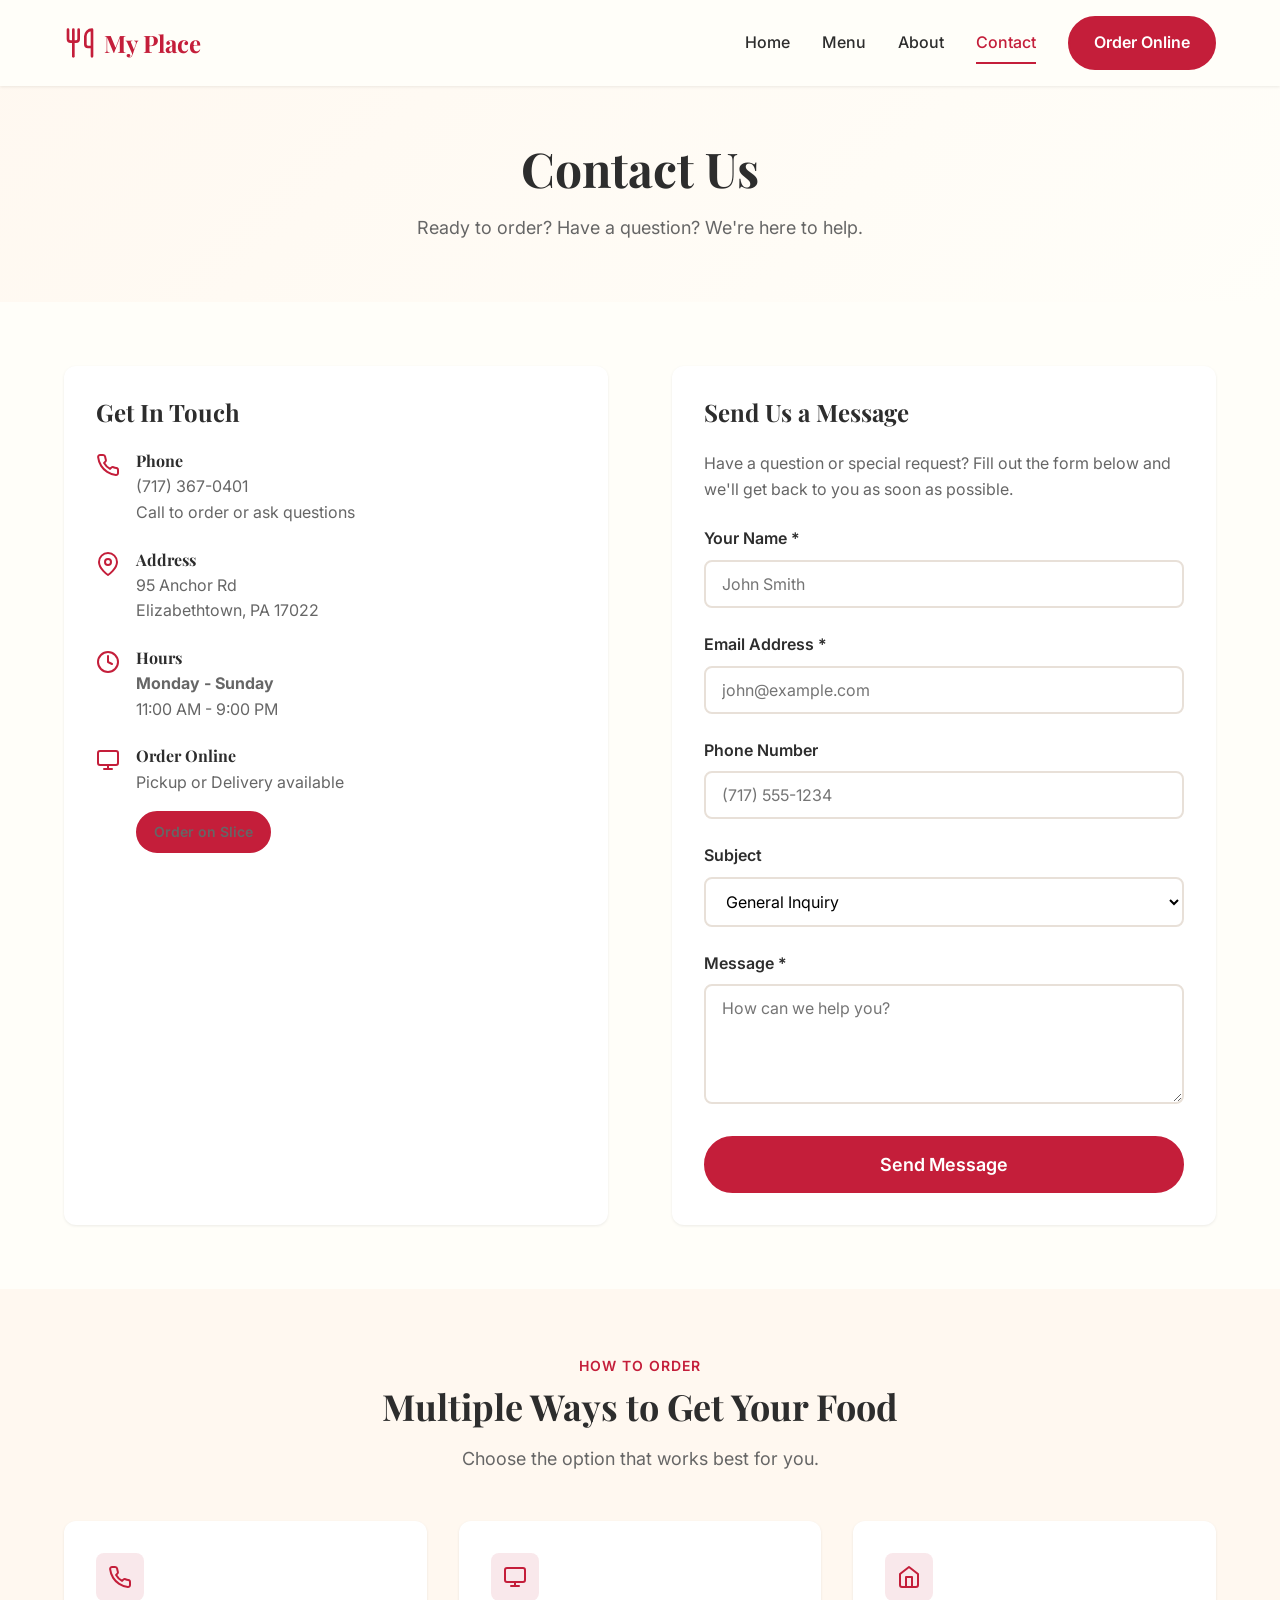
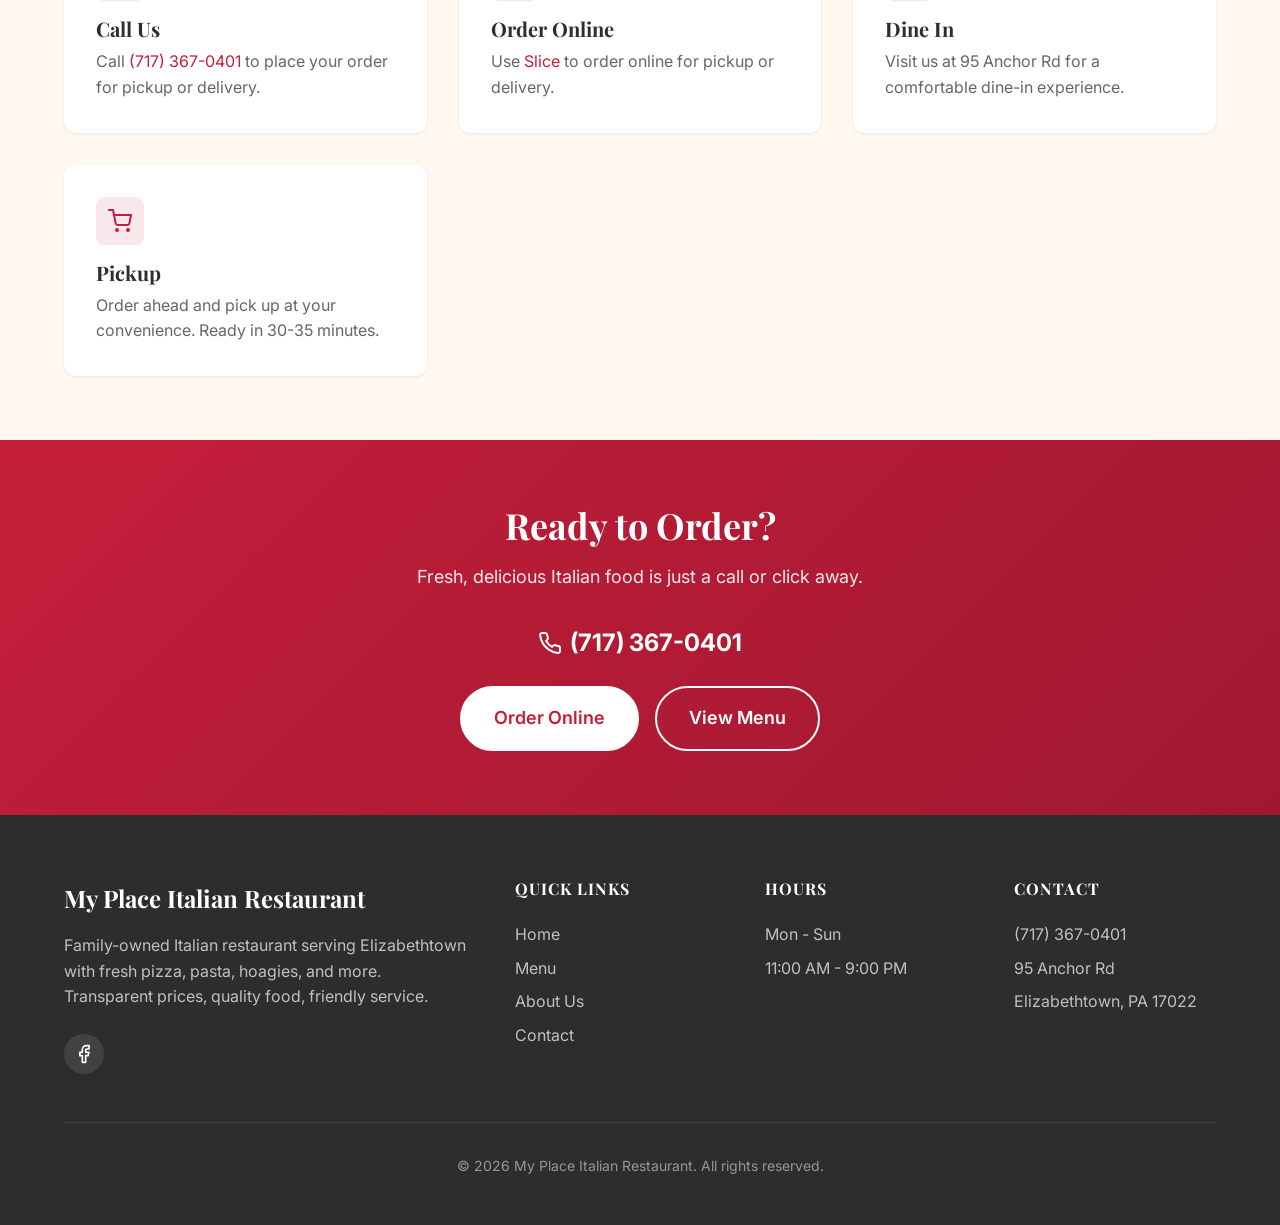
<file: contact.html>
<!DOCTYPE html>
<html lang="en">
<head>
  <meta charset="UTF-8">
  <meta name="viewport" content="width=device-width, initial-scale=1.0">
  <meta name="description" content="Contact My Place Italian Restaurant in Elizabethtown, PA. Call (717) 367-0401, visit us at 95 Anchor Rd, or order online. Open 11AM-9PM daily.">
  <meta name="keywords" content="My Place contact, pizza delivery Elizabethtown, Italian restaurant location, order pizza">

  <title>Contact Us | My Place Italian Restaurant | Elizabethtown, PA</title>

  <!-- Google Fonts -->
  <link rel="preconnect" href="https://fonts.googleapis.com">
  <link rel="preconnect" href="https://fonts.gstatic.com" crossorigin>
  <link href="https://fonts.googleapis.com/css2?family=Inter:wght@400;500;600;700&family=Playfair+Display:wght@600;700&display=swap" rel="stylesheet">

  <!-- Stylesheet -->
  <link rel="stylesheet" href="css/styles.css">
</head>
<body>
  <!-- Navigation -->
  <nav class="navbar">
    <div class="navbar-container">
      <a href="index.html" class="navbar-brand">
        <svg xmlns="http://www.w3.org/2000/svg" width="32" height="32" viewBox="0 0 24 24" fill="none" stroke="currentColor" stroke-width="2" stroke-linecap="round" stroke-linejoin="round">
          <path d="M3 2v7c0 1.1.9 2 2 2h4a2 2 0 0 0 2-2V2"></path>
          <path d="M7 2v20"></path>
          <path d="M21 15V2v0a5 5 0 0 0-5 5v6c0 1.1.9 2 2 2h3Zm0 0v7"></path>
        </svg>
        My Place
      </a>

      <button class="navbar-toggle" aria-label="Toggle menu">
        <span></span>
        <span></span>
        <span></span>
      </button>

      <div class="navbar-menu">
        <div class="navbar-links">
          <a href="index.html" class="navbar-link">Home</a>
          <a href="menu.html" class="navbar-link">Menu</a>
          <a href="about.html" class="navbar-link">About</a>
          <a href="contact.html" class="navbar-link active">Contact</a>
        </div>
        <a href="https://slicelife.com/restaurants/pa/elizabethtown/17022/my-place-italian-restaurant/menu" target="_blank" class="btn btn-primary navbar-cta">Order Online</a>
      </div>
    </div>
  </nav>

  <!-- Page Header -->
  <header class="page-header">
    <div class="container">
      <h1 class="page-header-title">Contact Us</h1>
      <p class="page-header-subtitle">Ready to order? Have a question? We're here to help.</p>
    </div>
  </header>

  <!-- Contact Content -->
  <section class="section">
    <div class="container">
      <div class="contact-grid">
        <!-- Contact Info -->
        <div class="contact-info fade-in">
          <h3>Get In Touch</h3>

          <div class="contact-item">
            <svg xmlns="http://www.w3.org/2000/svg" width="24" height="24" viewBox="0 0 24 24" fill="none" stroke="currentColor" stroke-width="2" stroke-linecap="round" stroke-linejoin="round"><path d="M22 16.92v3a2 2 0 0 1-2.18 2 19.79 19.79 0 0 1-8.63-3.07 19.5 19.5 0 0 1-6-6 19.79 19.79 0 0 1-3.07-8.67A2 2 0 0 1 4.11 2h3a2 2 0 0 1 2 1.72 12.84 12.84 0 0 0 .7 2.81 2 2 0 0 1-.45 2.11L8.09 9.91a16 16 0 0 0 6 6l1.27-1.27a2 2 0 0 1 2.11-.45 12.84 12.84 0 0 0 2.81.7A2 2 0 0 1 22 16.92z"></path></svg>
            <div class="contact-item-content">
              <h4>Phone</h4>
              <a href="tel:+17173670401">(717) 367-0401</a>
              <p>Call to order or ask questions</p>
            </div>
          </div>

          <div class="contact-item">
            <svg xmlns="http://www.w3.org/2000/svg" width="24" height="24" viewBox="0 0 24 24" fill="none" stroke="currentColor" stroke-width="2" stroke-linecap="round" stroke-linejoin="round"><path d="M21 10c0 7-9 13-9 13s-9-6-9-13a9 9 0 0 1 18 0z"></path><circle cx="12" cy="10" r="3"></circle></svg>
            <div class="contact-item-content">
              <h4>Address</h4>
              <p>95 Anchor Rd<br>Elizabethtown, PA 17022</p>
            </div>
          </div>

          <div class="contact-item">
            <svg xmlns="http://www.w3.org/2000/svg" width="24" height="24" viewBox="0 0 24 24" fill="none" stroke="currentColor" stroke-width="2" stroke-linecap="round" stroke-linejoin="round"><circle cx="12" cy="12" r="10"></circle><polyline points="12 6 12 12 16 14"></polyline></svg>
            <div class="contact-item-content">
              <h4>Hours</h4>
              <p><strong>Monday - Sunday</strong><br>11:00 AM - 9:00 PM</p>
            </div>
          </div>

          <div class="contact-item">
            <svg xmlns="http://www.w3.org/2000/svg" width="24" height="24" viewBox="0 0 24 24" fill="none" stroke="currentColor" stroke-width="2" stroke-linecap="round" stroke-linejoin="round"><rect x="2" y="3" width="20" height="14" rx="2" ry="2"></rect><line x1="8" y1="21" x2="16" y2="21"></line><line x1="12" y1="17" x2="12" y2="21"></line></svg>
            <div class="contact-item-content">
              <h4>Order Online</h4>
              <p>Pickup or Delivery available</p>
              <a href="https://slicelife.com/restaurants/pa/elizabethtown/17022/my-place-italian-restaurant/menu" target="_blank" class="btn btn-primary btn-sm mt-2">Order on Slice</a>
            </div>
          </div>

          <!-- Map -->
          <div class="contact-map">
            <iframe
              src="https://www.google.com/maps/embed?pb=!1m18!1m12!1m3!1d3051.5!2d-76.6!3d40.15!2m3!1f0!2f0!3f0!3m2!1i1024!2i768!4f13.1!3m3!1m2!1s0x0%3A0x0!2s95+Anchor+Rd%2C+Elizabethtown%2C+PA+17022!5e0!3m2!1sen!2sus!4v1700000000000!5m2!1sen!2sus"
              allowfullscreen=""
              loading="lazy"
              referrerpolicy="no-referrer-when-downgrade"
              title="My Place Italian Restaurant Location">
            </iframe>
          </div>
        </div>

        <!-- Contact Form -->
        <div class="contact-form-wrapper fade-in">
          <h3>Send Us a Message</h3>
          <p style="color: var(--color-text-light); margin-bottom: var(--spacing-md);">Have a question or special request? Fill out the form below and we'll get back to you as soon as possible.</p>

          <form id="contact-form">
            <div class="form-group">
              <label for="name" class="form-label">Your Name *</label>
              <input type="text" id="name" name="name" class="form-input" required placeholder="John Smith">
            </div>

            <div class="form-group">
              <label for="email" class="form-label">Email Address *</label>
              <input type="email" id="email" name="email" class="form-input" required placeholder="john@example.com">
            </div>

            <div class="form-group">
              <label for="phone" class="form-label">Phone Number</label>
              <input type="tel" id="phone" name="phone" class="form-input" placeholder="(717) 555-1234">
            </div>

            <div class="form-group">
              <label for="subject" class="form-label">Subject</label>
              <select id="subject" name="subject" class="form-select">
                <option value="general">General Inquiry</option>
                <option value="catering">Catering Request</option>
                <option value="feedback">Feedback</option>
                <option value="other">Other</option>
              </select>
            </div>

            <div class="form-group">
              <label for="message" class="form-label">Message *</label>
              <textarea id="message" name="message" class="form-textarea" required placeholder="How can we help you?"></textarea>
            </div>

            <button type="submit" class="btn btn-primary btn-lg" style="width: 100%;">Send Message</button>
          </form>
        </div>
      </div>
    </div>
  </section>

  <!-- Ordering Options -->
  <section class="section section-alt">
    <div class="container">
      <div class="section-header">
        <span class="section-label">How to Order</span>
        <h2 class="section-title">Multiple Ways to Get Your Food</h2>
        <p class="section-subtitle">Choose the option that works best for you.</p>
      </div>

      <div class="features-grid">
        <div class="card fade-in">
          <div class="card-icon">
            <svg xmlns="http://www.w3.org/2000/svg" width="24" height="24" viewBox="0 0 24 24" fill="none" stroke="currentColor" stroke-width="2" stroke-linecap="round" stroke-linejoin="round"><path d="M22 16.92v3a2 2 0 0 1-2.18 2 19.79 19.79 0 0 1-8.63-3.07 19.5 19.5 0 0 1-6-6 19.79 19.79 0 0 1-3.07-8.67A2 2 0 0 1 4.11 2h3a2 2 0 0 1 2 1.72 12.84 12.84 0 0 0 .7 2.81 2 2 0 0 1-.45 2.11L8.09 9.91a16 16 0 0 0 6 6l1.27-1.27a2 2 0 0 1 2.11-.45 12.84 12.84 0 0 0 2.81.7A2 2 0 0 1 22 16.92z"></path></svg>
          </div>
          <h3 class="card-title">Call Us</h3>
          <p class="card-text">Call <a href="tel:+17173670401">(717) 367-0401</a> to place your order for pickup or delivery.</p>
        </div>

        <div class="card fade-in">
          <div class="card-icon">
            <svg xmlns="http://www.w3.org/2000/svg" width="24" height="24" viewBox="0 0 24 24" fill="none" stroke="currentColor" stroke-width="2" stroke-linecap="round" stroke-linejoin="round"><rect x="2" y="3" width="20" height="14" rx="2" ry="2"></rect><line x1="8" y1="21" x2="16" y2="21"></line><line x1="12" y1="17" x2="12" y2="21"></line></svg>
          </div>
          <h3 class="card-title">Order Online</h3>
          <p class="card-text">Use <a href="https://slicelife.com/restaurants/pa/elizabethtown/17022/my-place-italian-restaurant/menu" target="_blank">Slice</a> to order online for pickup or delivery.</p>
        </div>

        <div class="card fade-in">
          <div class="card-icon">
            <svg xmlns="http://www.w3.org/2000/svg" width="24" height="24" viewBox="0 0 24 24" fill="none" stroke="currentColor" stroke-width="2" stroke-linecap="round" stroke-linejoin="round"><path d="M3 9l9-7 9 7v11a2 2 0 0 1-2 2H5a2 2 0 0 1-2-2z"></path><polyline points="9 22 9 12 15 12 15 22"></polyline></svg>
          </div>
          <h3 class="card-title">Dine In</h3>
          <p class="card-text">Visit us at 95 Anchor Rd for a comfortable dine-in experience.</p>
        </div>

        <div class="card fade-in">
          <div class="card-icon">
            <svg xmlns="http://www.w3.org/2000/svg" width="24" height="24" viewBox="0 0 24 24" fill="none" stroke="currentColor" stroke-width="2" stroke-linecap="round" stroke-linejoin="round"><circle cx="9" cy="21" r="1"></circle><circle cx="20" cy="21" r="1"></circle><path d="M1 1h4l2.68 13.39a2 2 0 0 0 2 1.61h9.72a2 2 0 0 0 2-1.61L23 6H6"></path></svg>
          </div>
          <h3 class="card-title">Pickup</h3>
          <p class="card-text">Order ahead and pick up at your convenience. Ready in 30-35 minutes.</p>
        </div>
      </div>
    </div>
  </section>

  <!-- CTA Section -->
  <section class="cta-section">
    <div class="container">
      <div class="cta-content">
        <h2 class="cta-title">Ready to Order?</h2>
        <p class="cta-text">Fresh, delicious Italian food is just a call or click away.</p>
        <a href="tel:+17173670401" class="cta-phone">
          <svg xmlns="http://www.w3.org/2000/svg" width="24" height="24" viewBox="0 0 24 24" fill="none" stroke="currentColor" stroke-width="2" stroke-linecap="round" stroke-linejoin="round"><path d="M22 16.92v3a2 2 0 0 1-2.18 2 19.79 19.79 0 0 1-8.63-3.07 19.5 19.5 0 0 1-6-6 19.79 19.79 0 0 1-3.07-8.67A2 2 0 0 1 4.11 2h3a2 2 0 0 1 2 1.72 12.84 12.84 0 0 0 .7 2.81 2 2 0 0 1-.45 2.11L8.09 9.91a16 16 0 0 0 6 6l1.27-1.27a2 2 0 0 1 2.11-.45 12.84 12.84 0 0 0 2.81.7A2 2 0 0 1 22 16.92z"></path></svg>
          (717) 367-0401
        </a>
        <div class="cta-buttons">
          <a href="https://slicelife.com/restaurants/pa/elizabethtown/17022/my-place-italian-restaurant/menu" target="_blank" class="btn btn-white btn-lg">Order Online</a>
          <a href="menu.html" class="btn btn-outline btn-lg" style="border-color: white; color: white;">View Menu</a>
        </div>
      </div>
    </div>
  </section>

  <!-- Footer -->
  <footer class="footer">
    <div class="container">
      <div class="footer-grid">
        <div>
          <div class="footer-brand">My Place Italian Restaurant</div>
          <p class="footer-desc">Family-owned Italian restaurant serving Elizabethtown with fresh pizza, pasta, hoagies, and more. Transparent prices, quality food, friendly service.</p>
          <div class="footer-social">
            <a href="#" aria-label="Facebook">
              <svg xmlns="http://www.w3.org/2000/svg" width="20" height="20" viewBox="0 0 24 24" fill="none" stroke="currentColor" stroke-width="2" stroke-linecap="round" stroke-linejoin="round"><path d="M18 2h-3a5 5 0 0 0-5 5v3H7v4h3v8h4v-8h3l1-4h-4V7a1 1 0 0 1 1-1h3z"></path></svg>
            </a>
          </div>
        </div>

        <div>
          <h4 class="footer-title">Quick Links</h4>
          <div class="footer-links">
            <a href="index.html" class="footer-link">Home</a>
            <a href="menu.html" class="footer-link">Menu</a>
            <a href="about.html" class="footer-link">About Us</a>
            <a href="contact.html" class="footer-link">Contact</a>
          </div>
        </div>

        <div>
          <h4 class="footer-title">Hours</h4>
          <div class="footer-links">
            <span class="footer-link">Mon - Sun</span>
            <span class="footer-link">11:00 AM - 9:00 PM</span>
          </div>
        </div>

        <div>
          <h4 class="footer-title">Contact</h4>
          <div class="footer-links">
            <a href="tel:+17173670401" class="footer-link">(717) 367-0401</a>
            <span class="footer-link">95 Anchor Rd</span>
            <span class="footer-link">Elizabethtown, PA 17022</span>
          </div>
        </div>
      </div>

      <div class="footer-bottom">
        <p>&copy; 2026 My Place Italian Restaurant. All rights reserved.</p>
      </div>
    </div>
  </footer>

  <!-- JavaScript -->
  <script src="js/main.js"></script>
</body>
</html>
</file>
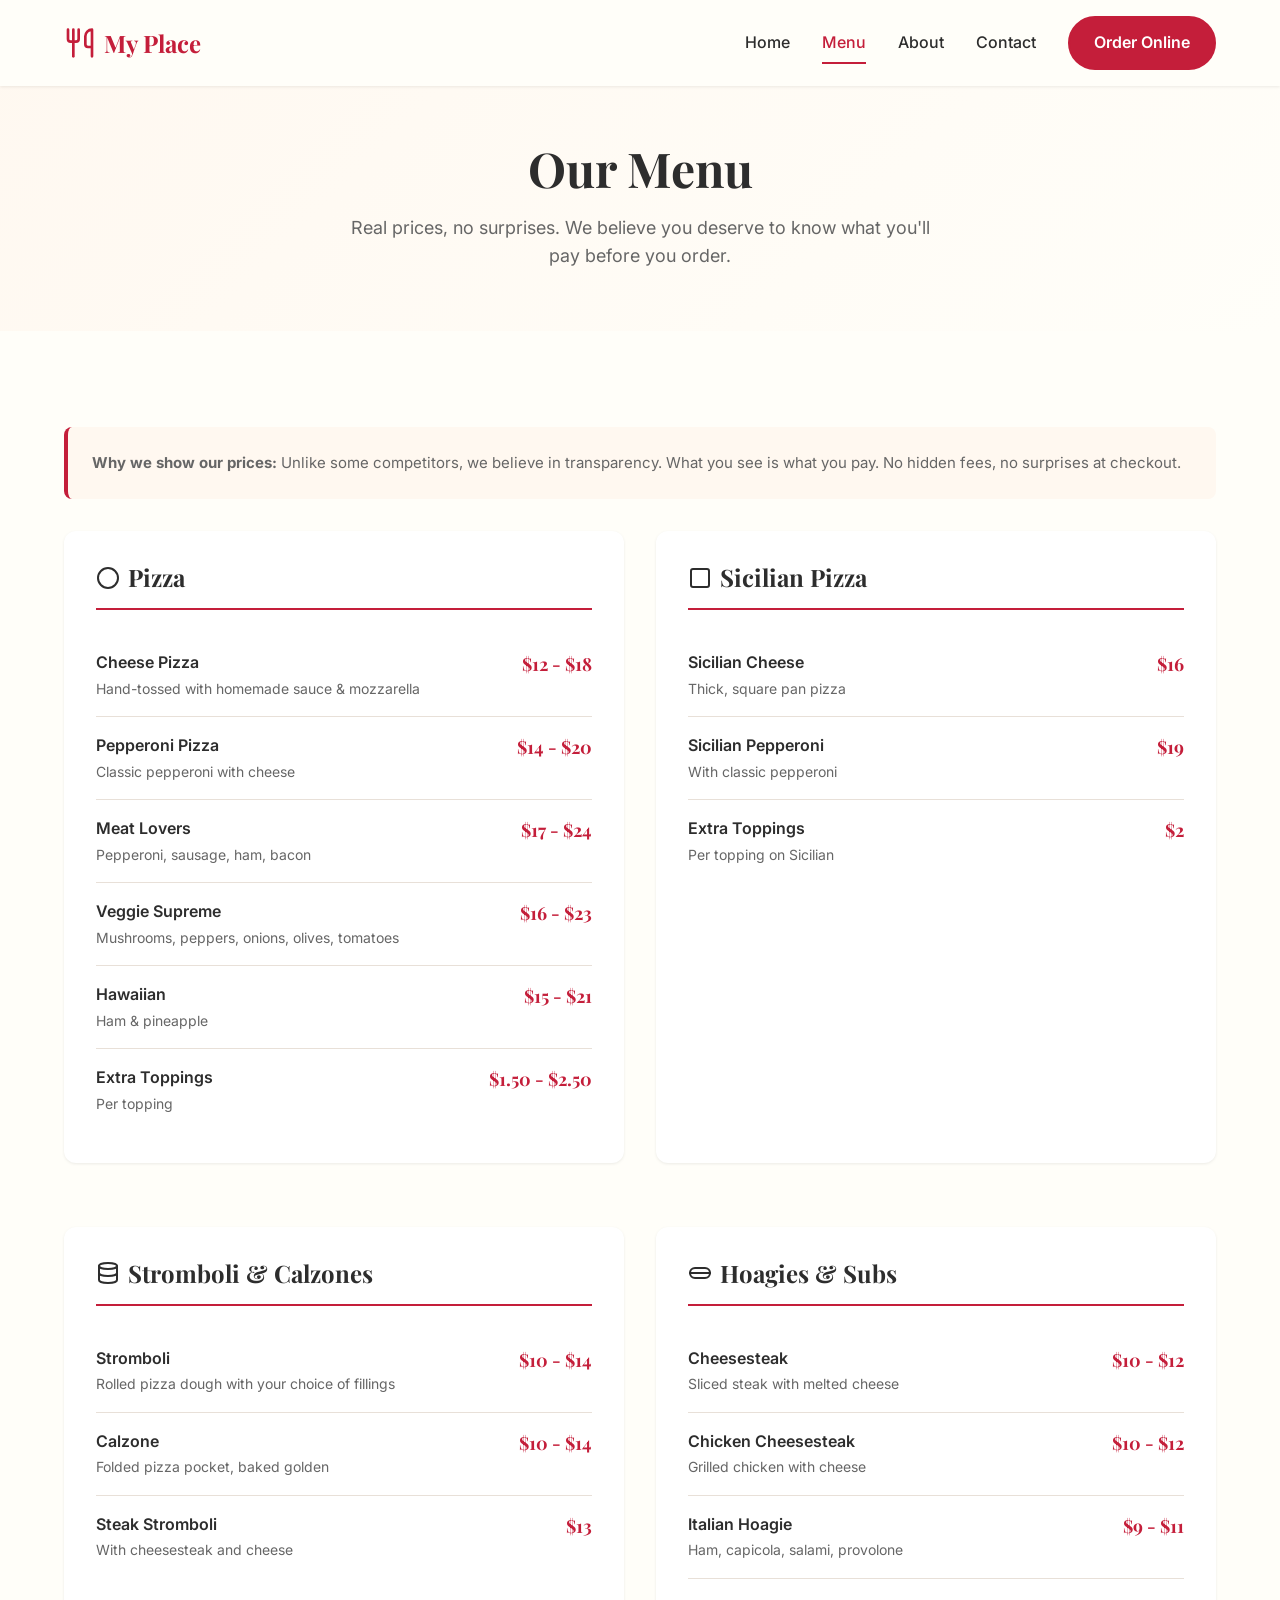
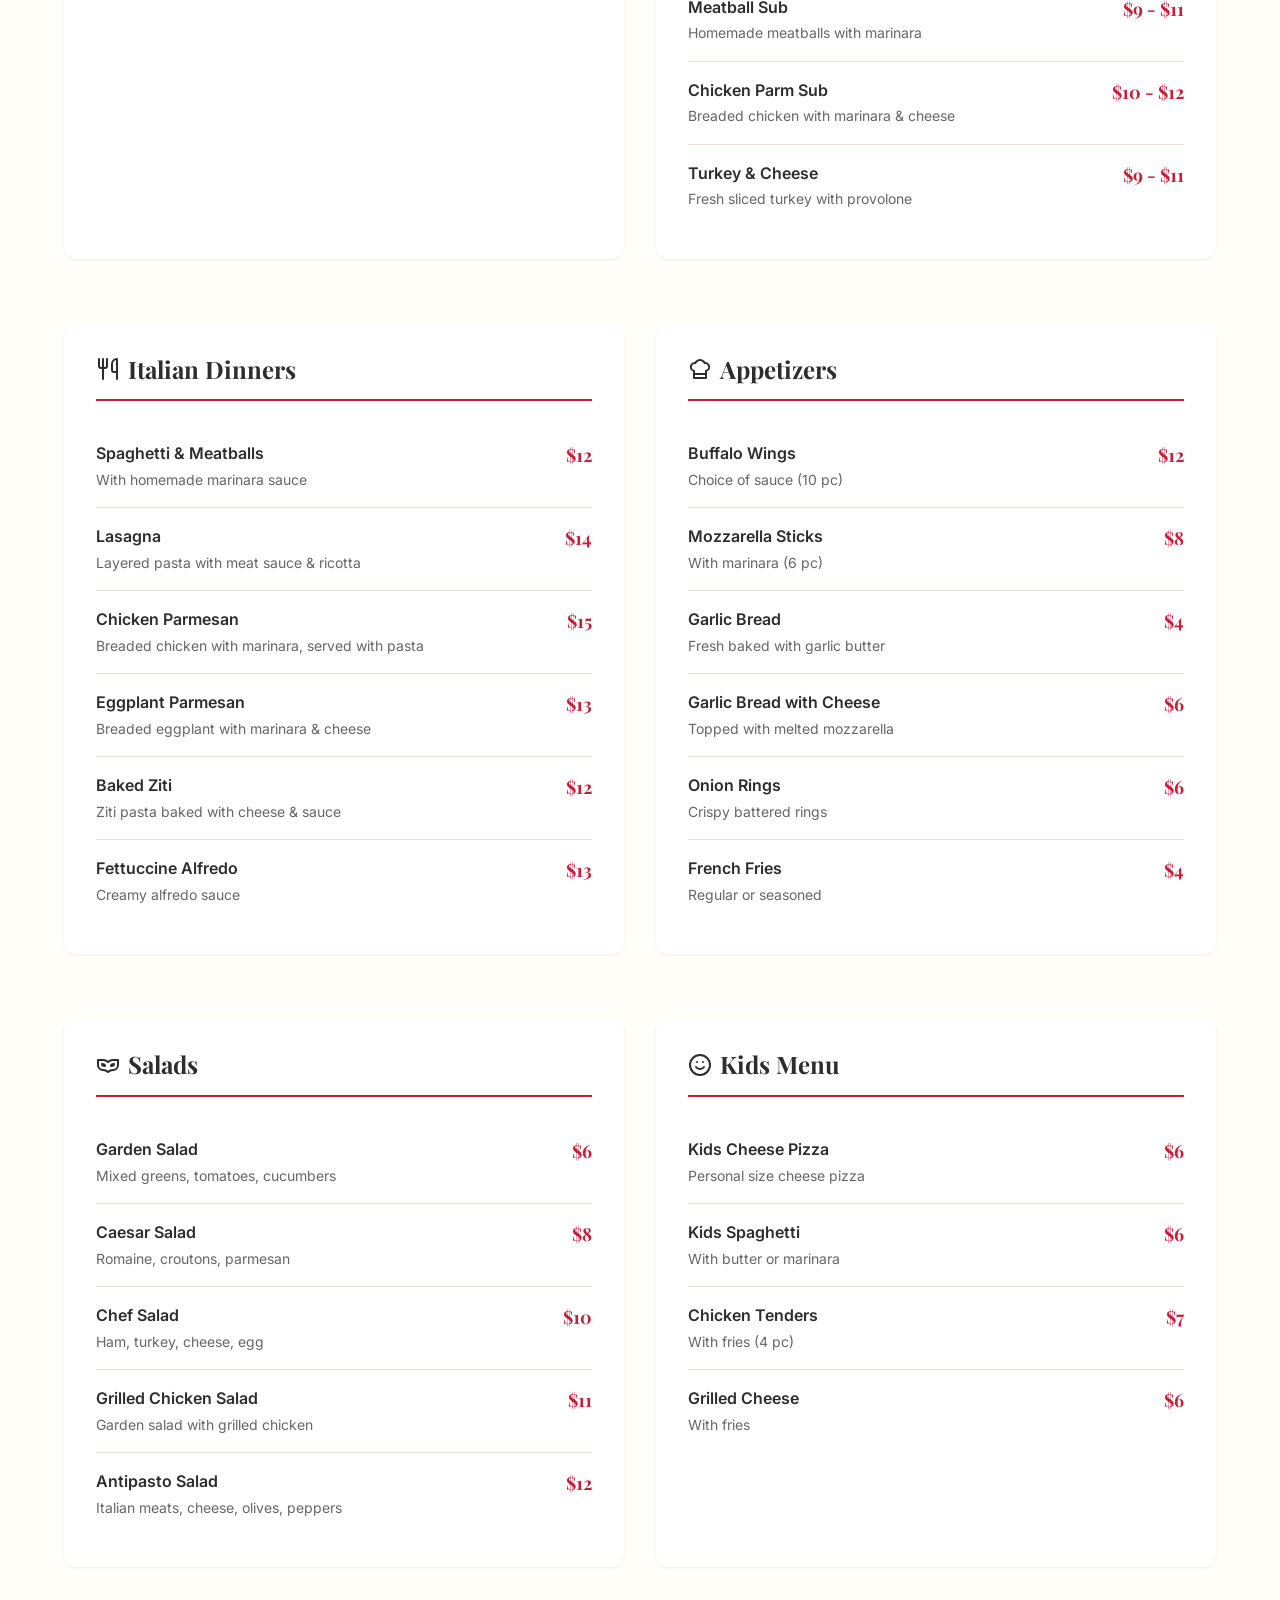
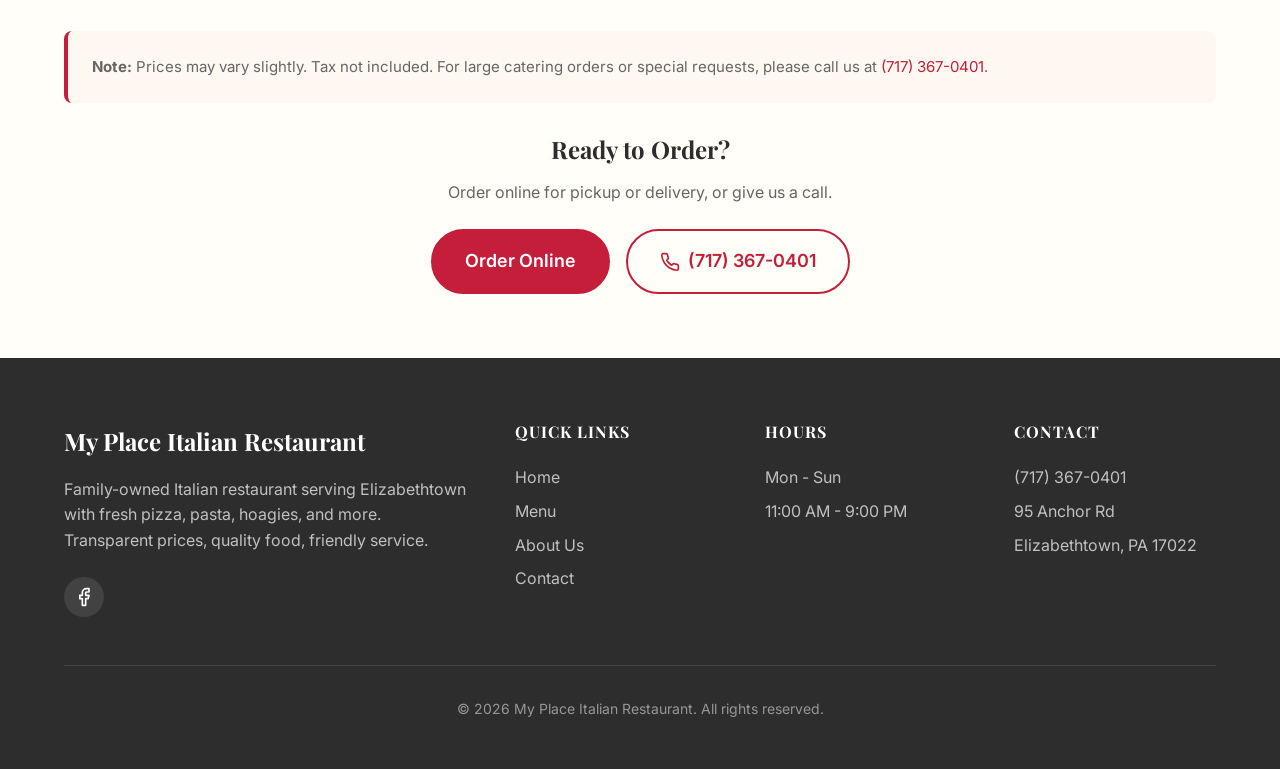
<file: menu.html>
<!DOCTYPE html>
<html lang="en">
<head>
  <meta charset="UTF-8">
  <meta name="viewport" content="width=device-width, initial-scale=1.0">
  <meta name="description" content="My Place Italian Restaurant menu with full prices. Pizza, hoagies, stromboli, Italian dinners, and more. See what you'll pay before you order.">
  <meta name="keywords" content="pizza menu, Italian restaurant menu, Elizabethtown PA, pizza prices, hoagie prices">

  <title>Menu & Prices | My Place Italian Restaurant | Elizabethtown, PA</title>

  <!-- Google Fonts -->
  <link rel="preconnect" href="https://fonts.googleapis.com">
  <link rel="preconnect" href="https://fonts.gstatic.com" crossorigin>
  <link href="https://fonts.googleapis.com/css2?family=Inter:wght@400;500;600;700&family=Playfair+Display:wght@600;700&display=swap" rel="stylesheet">

  <!-- Stylesheet -->
  <link rel="stylesheet" href="css/styles.css">
</head>
<body>
  <!-- Navigation -->
  <nav class="navbar">
    <div class="navbar-container">
      <a href="index.html" class="navbar-brand">
        <svg xmlns="http://www.w3.org/2000/svg" width="32" height="32" viewBox="0 0 24 24" fill="none" stroke="currentColor" stroke-width="2" stroke-linecap="round" stroke-linejoin="round">
          <path d="M3 2v7c0 1.1.9 2 2 2h4a2 2 0 0 0 2-2V2"></path>
          <path d="M7 2v20"></path>
          <path d="M21 15V2v0a5 5 0 0 0-5 5v6c0 1.1.9 2 2 2h3Zm0 0v7"></path>
        </svg>
        My Place
      </a>

      <button class="navbar-toggle" aria-label="Toggle menu">
        <span></span>
        <span></span>
        <span></span>
      </button>

      <div class="navbar-menu">
        <div class="navbar-links">
          <a href="index.html" class="navbar-link">Home</a>
          <a href="menu.html" class="navbar-link active">Menu</a>
          <a href="about.html" class="navbar-link">About</a>
          <a href="contact.html" class="navbar-link">Contact</a>
        </div>
        <a href="https://slicelife.com/restaurants/pa/elizabethtown/17022/my-place-italian-restaurant/menu" target="_blank" class="btn btn-primary navbar-cta">Order Online</a>
      </div>
    </div>
  </nav>

  <!-- Page Header -->
  <header class="page-header">
    <div class="container">
      <h1 class="page-header-title">Our Menu</h1>
      <p class="page-header-subtitle">Real prices, no surprises. We believe you deserve to know what you'll pay before you order.</p>
    </div>
  </header>

  <!-- Menu Content -->
  <section class="section">
    <div class="container">
      <!-- Pricing Note -->
      <div class="pricing-note mb-4">
        <p><strong>Why we show our prices:</strong> Unlike some competitors, we believe in transparency. What you see is what you pay. No hidden fees, no surprises at checkout.</p>
      </div>

      <div class="pricing-grid">
        <!-- Pizza Section -->
        <div class="pricing-section fade-in">
          <h3>
            <svg xmlns="http://www.w3.org/2000/svg" width="24" height="24" viewBox="0 0 24 24" fill="none" stroke="currentColor" stroke-width="2" stroke-linecap="round" stroke-linejoin="round"><circle cx="12" cy="12" r="10"></circle></svg>
            Pizza
          </h3>
          <div class="pricing-table">
            <div class="pricing-row">
              <div class="pricing-service">
                <strong>Cheese Pizza</strong>
                <span>Hand-tossed with homemade sauce & mozzarella</span>
              </div>
              <div class="pricing-amount">$12 - $18</div>
            </div>
            <div class="pricing-row">
              <div class="pricing-service">
                <strong>Pepperoni Pizza</strong>
                <span>Classic pepperoni with cheese</span>
              </div>
              <div class="pricing-amount">$14 - $20</div>
            </div>
            <div class="pricing-row">
              <div class="pricing-service">
                <strong>Meat Lovers</strong>
                <span>Pepperoni, sausage, ham, bacon</span>
              </div>
              <div class="pricing-amount">$17 - $24</div>
            </div>
            <div class="pricing-row">
              <div class="pricing-service">
                <strong>Veggie Supreme</strong>
                <span>Mushrooms, peppers, onions, olives, tomatoes</span>
              </div>
              <div class="pricing-amount">$16 - $23</div>
            </div>
            <div class="pricing-row">
              <div class="pricing-service">
                <strong>Hawaiian</strong>
                <span>Ham & pineapple</span>
              </div>
              <div class="pricing-amount">$15 - $21</div>
            </div>
            <div class="pricing-row">
              <div class="pricing-service">
                <strong>Extra Toppings</strong>
                <span>Per topping</span>
              </div>
              <div class="pricing-amount">$1.50 - $2.50</div>
            </div>
          </div>
        </div>

        <!-- Sicilian Pizza -->
        <div class="pricing-section fade-in">
          <h3>
            <svg xmlns="http://www.w3.org/2000/svg" width="24" height="24" viewBox="0 0 24 24" fill="none" stroke="currentColor" stroke-width="2" stroke-linecap="round" stroke-linejoin="round"><rect x="3" y="3" width="18" height="18" rx="2" ry="2"></rect></svg>
            Sicilian Pizza
          </h3>
          <div class="pricing-table">
            <div class="pricing-row">
              <div class="pricing-service">
                <strong>Sicilian Cheese</strong>
                <span>Thick, square pan pizza</span>
              </div>
              <div class="pricing-amount">$16</div>
            </div>
            <div class="pricing-row">
              <div class="pricing-service">
                <strong>Sicilian Pepperoni</strong>
                <span>With classic pepperoni</span>
              </div>
              <div class="pricing-amount">$19</div>
            </div>
            <div class="pricing-row">
              <div class="pricing-service">
                <strong>Extra Toppings</strong>
                <span>Per topping on Sicilian</span>
              </div>
              <div class="pricing-amount">$2</div>
            </div>
          </div>
        </div>

        <!-- Stromboli & Calzones -->
        <div class="pricing-section fade-in">
          <h3>
            <svg xmlns="http://www.w3.org/2000/svg" width="24" height="24" viewBox="0 0 24 24" fill="none" stroke="currentColor" stroke-width="2" stroke-linecap="round" stroke-linejoin="round"><ellipse cx="12" cy="5" rx="9" ry="3"></ellipse><path d="M21 12c0 1.66-4 3-9 3s-9-1.34-9-3"></path><path d="M3 5v14c0 1.66 4 3 9 3s9-1.34 9-3V5"></path></svg>
            Stromboli & Calzones
          </h3>
          <div class="pricing-table">
            <div class="pricing-row">
              <div class="pricing-service">
                <strong>Stromboli</strong>
                <span>Rolled pizza dough with your choice of fillings</span>
              </div>
              <div class="pricing-amount">$10 - $14</div>
            </div>
            <div class="pricing-row">
              <div class="pricing-service">
                <strong>Calzone</strong>
                <span>Folded pizza pocket, baked golden</span>
              </div>
              <div class="pricing-amount">$10 - $14</div>
            </div>
            <div class="pricing-row">
              <div class="pricing-service">
                <strong>Steak Stromboli</strong>
                <span>With cheesesteak and cheese</span>
              </div>
              <div class="pricing-amount">$13</div>
            </div>
          </div>
        </div>

        <!-- Hoagies & Subs -->
        <div class="pricing-section fade-in">
          <h3>
            <svg xmlns="http://www.w3.org/2000/svg" width="24" height="24" viewBox="0 0 24 24" fill="none" stroke="currentColor" stroke-width="2" stroke-linecap="round" stroke-linejoin="round"><path d="M2 12h20"></path><path d="M2 12a5 5 0 0 1 5-5h10a5 5 0 0 1 5 5"></path><path d="M2 12a5 5 0 0 0 5 5h10a5 5 0 0 0 5-5"></path></svg>
            Hoagies & Subs
          </h3>
          <div class="pricing-table">
            <div class="pricing-row">
              <div class="pricing-service">
                <strong>Cheesesteak</strong>
                <span>Sliced steak with melted cheese</span>
              </div>
              <div class="pricing-amount">$10 - $12</div>
            </div>
            <div class="pricing-row">
              <div class="pricing-service">
                <strong>Chicken Cheesesteak</strong>
                <span>Grilled chicken with cheese</span>
              </div>
              <div class="pricing-amount">$10 - $12</div>
            </div>
            <div class="pricing-row">
              <div class="pricing-service">
                <strong>Italian Hoagie</strong>
                <span>Ham, capicola, salami, provolone</span>
              </div>
              <div class="pricing-amount">$9 - $11</div>
            </div>
            <div class="pricing-row">
              <div class="pricing-service">
                <strong>Meatball Sub</strong>
                <span>Homemade meatballs with marinara</span>
              </div>
              <div class="pricing-amount">$9 - $11</div>
            </div>
            <div class="pricing-row">
              <div class="pricing-service">
                <strong>Chicken Parm Sub</strong>
                <span>Breaded chicken with marinara & cheese</span>
              </div>
              <div class="pricing-amount">$10 - $12</div>
            </div>
            <div class="pricing-row">
              <div class="pricing-service">
                <strong>Turkey & Cheese</strong>
                <span>Fresh sliced turkey with provolone</span>
              </div>
              <div class="pricing-amount">$9 - $11</div>
            </div>
          </div>
        </div>

        <!-- Italian Dinners -->
        <div class="pricing-section fade-in">
          <h3>
            <svg xmlns="http://www.w3.org/2000/svg" width="24" height="24" viewBox="0 0 24 24" fill="none" stroke="currentColor" stroke-width="2" stroke-linecap="round" stroke-linejoin="round"><path d="M3 2v7c0 1.1.9 2 2 2h4a2 2 0 0 0 2-2V2"></path><path d="M7 2v20"></path><path d="M21 15V2v0a5 5 0 0 0-5 5v6c0 1.1.9 2 2 2h3Zm0 0v7"></path></svg>
            Italian Dinners
          </h3>
          <div class="pricing-table">
            <div class="pricing-row">
              <div class="pricing-service">
                <strong>Spaghetti & Meatballs</strong>
                <span>With homemade marinara sauce</span>
              </div>
              <div class="pricing-amount">$12</div>
            </div>
            <div class="pricing-row">
              <div class="pricing-service">
                <strong>Lasagna</strong>
                <span>Layered pasta with meat sauce & ricotta</span>
              </div>
              <div class="pricing-amount">$14</div>
            </div>
            <div class="pricing-row">
              <div class="pricing-service">
                <strong>Chicken Parmesan</strong>
                <span>Breaded chicken with marinara, served with pasta</span>
              </div>
              <div class="pricing-amount">$15</div>
            </div>
            <div class="pricing-row">
              <div class="pricing-service">
                <strong>Eggplant Parmesan</strong>
                <span>Breaded eggplant with marinara & cheese</span>
              </div>
              <div class="pricing-amount">$13</div>
            </div>
            <div class="pricing-row">
              <div class="pricing-service">
                <strong>Baked Ziti</strong>
                <span>Ziti pasta baked with cheese & sauce</span>
              </div>
              <div class="pricing-amount">$12</div>
            </div>
            <div class="pricing-row">
              <div class="pricing-service">
                <strong>Fettuccine Alfredo</strong>
                <span>Creamy alfredo sauce</span>
              </div>
              <div class="pricing-amount">$13</div>
            </div>
          </div>
        </div>

        <!-- Appetizers -->
        <div class="pricing-section fade-in">
          <h3>
            <svg xmlns="http://www.w3.org/2000/svg" width="24" height="24" viewBox="0 0 24 24" fill="none" stroke="currentColor" stroke-width="2" stroke-linecap="round" stroke-linejoin="round"><path d="M6 13.87A4 4 0 0 1 7.41 6a5.11 5.11 0 0 1 1.05-1.54 5 5 0 0 1 7.08 0A5.11 5.11 0 0 1 16.59 6 4 4 0 0 1 18 13.87V21H6Z"></path><line x1="6" y1="17" x2="18" y2="17"></line></svg>
            Appetizers
          </h3>
          <div class="pricing-table">
            <div class="pricing-row">
              <div class="pricing-service">
                <strong>Buffalo Wings</strong>
                <span>Choice of sauce (10 pc)</span>
              </div>
              <div class="pricing-amount">$12</div>
            </div>
            <div class="pricing-row">
              <div class="pricing-service">
                <strong>Mozzarella Sticks</strong>
                <span>With marinara (6 pc)</span>
              </div>
              <div class="pricing-amount">$8</div>
            </div>
            <div class="pricing-row">
              <div class="pricing-service">
                <strong>Garlic Bread</strong>
                <span>Fresh baked with garlic butter</span>
              </div>
              <div class="pricing-amount">$4</div>
            </div>
            <div class="pricing-row">
              <div class="pricing-service">
                <strong>Garlic Bread with Cheese</strong>
                <span>Topped with melted mozzarella</span>
              </div>
              <div class="pricing-amount">$6</div>
            </div>
            <div class="pricing-row">
              <div class="pricing-service">
                <strong>Onion Rings</strong>
                <span>Crispy battered rings</span>
              </div>
              <div class="pricing-amount">$6</div>
            </div>
            <div class="pricing-row">
              <div class="pricing-service">
                <strong>French Fries</strong>
                <span>Regular or seasoned</span>
              </div>
              <div class="pricing-amount">$4</div>
            </div>
          </div>
        </div>

        <!-- Salads -->
        <div class="pricing-section fade-in">
          <h3>
            <svg xmlns="http://www.w3.org/2000/svg" width="24" height="24" viewBox="0 0 24 24" fill="none" stroke="currentColor" stroke-width="2" stroke-linecap="round" stroke-linejoin="round"><path d="M2 12a5 5 0 0 0 5 5 8 8 0 0 1 5 2 8 8 0 0 1 5-2 5 5 0 0 0 5-5V7h-5a8 8 0 0 0-5 2 8 8 0 0 0-5-2H2Z"></path><path d="M6 11c1.5 0 3 .5 3 2-2 0-3 0-3-2Z"></path><path d="M18 11c-1.5 0-3 .5-3 2 2 0 3 0 3-2Z"></path></svg>
            Salads
          </h3>
          <div class="pricing-table">
            <div class="pricing-row">
              <div class="pricing-service">
                <strong>Garden Salad</strong>
                <span>Mixed greens, tomatoes, cucumbers</span>
              </div>
              <div class="pricing-amount">$6</div>
            </div>
            <div class="pricing-row">
              <div class="pricing-service">
                <strong>Caesar Salad</strong>
                <span>Romaine, croutons, parmesan</span>
              </div>
              <div class="pricing-amount">$8</div>
            </div>
            <div class="pricing-row">
              <div class="pricing-service">
                <strong>Chef Salad</strong>
                <span>Ham, turkey, cheese, egg</span>
              </div>
              <div class="pricing-amount">$10</div>
            </div>
            <div class="pricing-row">
              <div class="pricing-service">
                <strong>Grilled Chicken Salad</strong>
                <span>Garden salad with grilled chicken</span>
              </div>
              <div class="pricing-amount">$11</div>
            </div>
            <div class="pricing-row">
              <div class="pricing-service">
                <strong>Antipasto Salad</strong>
                <span>Italian meats, cheese, olives, peppers</span>
              </div>
              <div class="pricing-amount">$12</div>
            </div>
          </div>
        </div>

        <!-- Kids Menu -->
        <div class="pricing-section fade-in">
          <h3>
            <svg xmlns="http://www.w3.org/2000/svg" width="24" height="24" viewBox="0 0 24 24" fill="none" stroke="currentColor" stroke-width="2" stroke-linecap="round" stroke-linejoin="round"><circle cx="12" cy="12" r="10"></circle><path d="M8 14s1.5 2 4 2 4-2 4-2"></path><line x1="9" y1="9" x2="9.01" y2="9"></line><line x1="15" y1="9" x2="15.01" y2="9"></line></svg>
            Kids Menu
          </h3>
          <div class="pricing-table">
            <div class="pricing-row">
              <div class="pricing-service">
                <strong>Kids Cheese Pizza</strong>
                <span>Personal size cheese pizza</span>
              </div>
              <div class="pricing-amount">$6</div>
            </div>
            <div class="pricing-row">
              <div class="pricing-service">
                <strong>Kids Spaghetti</strong>
                <span>With butter or marinara</span>
              </div>
              <div class="pricing-amount">$6</div>
            </div>
            <div class="pricing-row">
              <div class="pricing-service">
                <strong>Chicken Tenders</strong>
                <span>With fries (4 pc)</span>
              </div>
              <div class="pricing-amount">$7</div>
            </div>
            <div class="pricing-row">
              <div class="pricing-service">
                <strong>Grilled Cheese</strong>
                <span>With fries</span>
              </div>
              <div class="pricing-amount">$6</div>
            </div>
          </div>
        </div>
      </div>

      <!-- Final Note -->
      <div class="pricing-note mt-4">
        <p><strong>Note:</strong> Prices may vary slightly. Tax not included. For large catering orders or special requests, please call us at <a href="tel:+17173670401">(717) 367-0401</a>.</p>
      </div>

      <!-- Order CTA -->
      <div class="text-center mt-4">
        <h3 class="mb-2">Ready to Order?</h3>
        <p class="mb-3" style="color: var(--color-text-light);">Order online for pickup or delivery, or give us a call.</p>
        <div style="display: flex; gap: 1rem; justify-content: center; flex-wrap: wrap;">
          <a href="https://slicelife.com/restaurants/pa/elizabethtown/17022/my-place-italian-restaurant/menu" target="_blank" class="btn btn-primary btn-lg">Order Online</a>
          <a href="tel:+17173670401" class="btn btn-outline btn-lg">
            <svg xmlns="http://www.w3.org/2000/svg" width="20" height="20" viewBox="0 0 24 24" fill="none" stroke="currentColor" stroke-width="2" stroke-linecap="round" stroke-linejoin="round"><path d="M22 16.92v3a2 2 0 0 1-2.18 2 19.79 19.79 0 0 1-8.63-3.07 19.5 19.5 0 0 1-6-6 19.79 19.79 0 0 1-3.07-8.67A2 2 0 0 1 4.11 2h3a2 2 0 0 1 2 1.72 12.84 12.84 0 0 0 .7 2.81 2 2 0 0 1-.45 2.11L8.09 9.91a16 16 0 0 0 6 6l1.27-1.27a2 2 0 0 1 2.11-.45 12.84 12.84 0 0 0 2.81.7A2 2 0 0 1 22 16.92z"></path></svg>
            (717) 367-0401
          </a>
        </div>
      </div>
    </div>
  </section>

  <!-- Footer -->
  <footer class="footer">
    <div class="container">
      <div class="footer-grid">
        <div>
          <div class="footer-brand">My Place Italian Restaurant</div>
          <p class="footer-desc">Family-owned Italian restaurant serving Elizabethtown with fresh pizza, pasta, hoagies, and more. Transparent prices, quality food, friendly service.</p>
          <div class="footer-social">
            <a href="#" aria-label="Facebook">
              <svg xmlns="http://www.w3.org/2000/svg" width="20" height="20" viewBox="0 0 24 24" fill="none" stroke="currentColor" stroke-width="2" stroke-linecap="round" stroke-linejoin="round"><path d="M18 2h-3a5 5 0 0 0-5 5v3H7v4h3v8h4v-8h3l1-4h-4V7a1 1 0 0 1 1-1h3z"></path></svg>
            </a>
          </div>
        </div>

        <div>
          <h4 class="footer-title">Quick Links</h4>
          <div class="footer-links">
            <a href="index.html" class="footer-link">Home</a>
            <a href="menu.html" class="footer-link">Menu</a>
            <a href="about.html" class="footer-link">About Us</a>
            <a href="contact.html" class="footer-link">Contact</a>
          </div>
        </div>

        <div>
          <h4 class="footer-title">Hours</h4>
          <div class="footer-links">
            <span class="footer-link">Mon - Sun</span>
            <span class="footer-link">11:00 AM - 9:00 PM</span>
          </div>
        </div>

        <div>
          <h4 class="footer-title">Contact</h4>
          <div class="footer-links">
            <a href="tel:+17173670401" class="footer-link">(717) 367-0401</a>
            <span class="footer-link">95 Anchor Rd</span>
            <span class="footer-link">Elizabethtown, PA 17022</span>
          </div>
        </div>
      </div>

      <div class="footer-bottom">
        <p>&copy; 2026 My Place Italian Restaurant. All rights reserved.</p>
      </div>
    </div>
  </footer>

  <!-- JavaScript -->
  <script src="js/main.js"></script>
</body>
</html>
</file>
<file: css/styles.css>
/* ============================================
   MY PLACE ITALIAN RESTAURANT
   Complete CSS Stylesheet
   ============================================ */

/* --------------------------------------------
   CSS VARIABLES (Design System)
   -------------------------------------------- */
:root {
  /* Colors - Italian Restaurant Theme */
  --color-primary: #C41E3A;       /* Cardinal Red */
  --color-primary-dark: #A01830;  /* Darker red for hover */
  --color-secondary: #2E5A1C;     /* Italian Green */
  --color-secondary-light: #3D7A26;
  --color-accent: #D4AF37;        /* Gold - stars, highlights */
  --color-bg: #FFFEF9;            /* Warm cream background */
  --color-bg-alt: #FFF8F0;        /* Slightly warmer for sections */
  --color-text: #2D2D2D;          /* Dark gray text */
  --color-text-light: #666666;    /* Lighter text */
  --color-white: #FFFFFF;
  --color-border: #E8E0D8;

  /* Typography */
  --font-heading: 'Playfair Display', Georgia, serif;
  --font-body: 'Inter', -apple-system, BlinkMacSystemFont, sans-serif;

  /* Spacing */
  --spacing-xs: 0.5rem;
  --spacing-sm: 1rem;
  --spacing-md: 1.5rem;
  --spacing-lg: 2rem;
  --spacing-xl: 3rem;
  --spacing-2xl: 4rem;

  /* Shadows */
  --shadow-sm: 0 1px 3px rgba(0, 0, 0, 0.08);
  --shadow-md: 0 4px 12px rgba(0, 0, 0, 0.1);
  --shadow-lg: 0 8px 24px rgba(0, 0, 0, 0.12);

  /* Border Radius */
  --radius-sm: 4px;
  --radius-md: 8px;
  --radius-lg: 12px;
  --radius-full: 9999px;

  /* Transitions */
  --transition-fast: 0.2s ease;
  --transition-normal: 0.3s ease;
}

/* --------------------------------------------
   RESET & BASE STYLES
   -------------------------------------------- */
*,
*::before,
*::after {
  box-sizing: border-box;
  margin: 0;
  padding: 0;
}

html {
  scroll-behavior: smooth;
  font-size: 16px;
}

body {
  font-family: var(--font-body);
  font-size: 1rem;
  line-height: 1.6;
  color: var(--color-text);
  background-color: var(--color-bg);
  -webkit-font-smoothing: antialiased;
  -moz-osx-font-smoothing: grayscale;
}

img {
  max-width: 100%;
  height: auto;
  display: block;
}

a {
  color: var(--color-primary);
  text-decoration: none;
  transition: color var(--transition-fast);
}

a:hover {
  color: var(--color-primary-dark);
}

h1, h2, h3, h4, h5, h6 {
  font-family: var(--font-heading);
  font-weight: 700;
  line-height: 1.2;
  color: var(--color-text);
}

h1 { font-size: 3rem; }
h2 { font-size: 2.25rem; }
h3 { font-size: 1.5rem; }
h4 { font-size: 1.25rem; }

p {
  margin-bottom: 1rem;
}

ul, ol {
  list-style: none;
}

/* --------------------------------------------
   UTILITY CLASSES
   -------------------------------------------- */
.container {
  width: 100%;
  max-width: 1200px;
  margin: 0 auto;
  padding: 0 var(--spacing-md);
}

.text-center { text-align: center; }
.text-primary { color: var(--color-primary); }
.text-accent { color: var(--color-accent); }

.mb-0 { margin-bottom: 0; }
.mb-1 { margin-bottom: var(--spacing-xs); }
.mb-2 { margin-bottom: var(--spacing-sm); }
.mb-3 { margin-bottom: var(--spacing-md); }
.mb-4 { margin-bottom: var(--spacing-lg); }

.mt-2 { margin-top: var(--spacing-sm); }
.mt-3 { margin-top: var(--spacing-md); }
.mt-4 { margin-top: var(--spacing-lg); }

/* --------------------------------------------
   NAVIGATION
   -------------------------------------------- */
.navbar {
  position: fixed;
  top: 0;
  left: 0;
  right: 0;
  z-index: 1000;
  background: rgba(255, 254, 249, 0.95);
  backdrop-filter: blur(10px);
  box-shadow: var(--shadow-sm);
  transition: box-shadow var(--transition-normal);
}

.navbar.scrolled {
  box-shadow: var(--shadow-md);
}

.navbar-container {
  display: flex;
  justify-content: space-between;
  align-items: center;
  padding: var(--spacing-sm) var(--spacing-md);
  max-width: 1200px;
  margin: 0 auto;
}

.navbar-brand {
  display: flex;
  align-items: center;
  gap: var(--spacing-xs);
  font-family: var(--font-heading);
  font-size: 1.5rem;
  font-weight: 700;
  color: var(--color-primary);
}

.navbar-brand svg {
  width: 32px;
  height: 32px;
}

.navbar-menu {
  display: flex;
  align-items: center;
  gap: var(--spacing-lg);
}

.navbar-links {
  display: flex;
  gap: var(--spacing-lg);
}

.navbar-link {
  position: relative;
  font-weight: 500;
  color: var(--color-text);
  padding: var(--spacing-xs) 0;
}

.navbar-link::after {
  content: '';
  position: absolute;
  bottom: 0;
  left: 0;
  width: 0;
  height: 2px;
  background: var(--color-primary);
  transition: width var(--transition-fast);
}

.navbar-link:hover::after,
.navbar-link.active::after {
  width: 100%;
}

.navbar-link:hover,
.navbar-link.active {
  color: var(--color-primary);
}

.navbar-toggle {
  display: none;
  flex-direction: column;
  gap: 5px;
  padding: 8px;
  background: none;
  border: none;
  cursor: pointer;
}

.navbar-toggle span {
  width: 24px;
  height: 2px;
  background: var(--color-text);
  transition: var(--transition-fast);
}

/* Mobile Navigation */
@media (max-width: 768px) {
  .navbar-toggle {
    display: flex;
  }

  .navbar-menu {
    position: absolute;
    top: 100%;
    left: 0;
    right: 0;
    flex-direction: column;
    background: var(--color-white);
    padding: var(--spacing-md);
    box-shadow: var(--shadow-md);
    opacity: 0;
    visibility: hidden;
    transform: translateY(-10px);
    transition: var(--transition-normal);
  }

  .navbar-menu.active {
    opacity: 1;
    visibility: visible;
    transform: translateY(0);
  }

  .navbar-links {
    flex-direction: column;
    width: 100%;
    gap: 0;
  }

  .navbar-link {
    display: block;
    padding: var(--spacing-sm);
    border-bottom: 1px solid var(--color-border);
  }

  .navbar-cta {
    margin-top: var(--spacing-sm);
    width: 100%;
  }
}

/* --------------------------------------------
   BUTTONS
   -------------------------------------------- */
.btn {
  display: inline-flex;
  align-items: center;
  justify-content: center;
  gap: var(--spacing-xs);
  padding: 0.75rem 1.5rem;
  font-family: var(--font-body);
  font-size: 1rem;
  font-weight: 600;
  text-align: center;
  border: 2px solid transparent;
  border-radius: var(--radius-full);
  cursor: pointer;
  transition: all var(--transition-fast);
}

.btn-primary {
  background: var(--color-primary);
  color: var(--color-white);
  border-color: var(--color-primary);
}

.btn-primary:hover {
  background: var(--color-primary-dark);
  border-color: var(--color-primary-dark);
  color: var(--color-white);
  transform: translateY(-2px);
  box-shadow: var(--shadow-md);
}

.btn-outline {
  background: transparent;
  color: var(--color-primary);
  border-color: var(--color-primary);
}

.btn-outline:hover {
  background: var(--color-primary);
  color: var(--color-white);
  transform: translateY(-2px);
}

.btn-secondary {
  background: var(--color-secondary);
  color: var(--color-white);
  border-color: var(--color-secondary);
}

.btn-secondary:hover {
  background: var(--color-secondary-light);
  border-color: var(--color-secondary-light);
  color: var(--color-white);
}

.btn-lg {
  padding: 1rem 2rem;
  font-size: 1.125rem;
}

.btn-sm {
  padding: 0.5rem 1rem;
  font-size: 0.875rem;
}

/* --------------------------------------------
   HERO SECTION
   -------------------------------------------- */
.hero {
  position: relative;
  min-height: 100vh;
  display: flex;
  align-items: center;
  padding-top: 80px;
  overflow: hidden;
}

.hero::before {
  content: '';
  position: absolute;
  top: -50%;
  right: -20%;
  width: 70%;
  height: 150%;
  background: radial-gradient(ellipse, rgba(196, 30, 58, 0.08) 0%, transparent 70%);
  z-index: -1;
}

.hero-container {
  display: grid;
  grid-template-columns: 1fr 1fr;
  gap: var(--spacing-2xl);
  align-items: center;
  max-width: 1200px;
  margin: 0 auto;
  padding: 0 var(--spacing-md);
}

.hero-content {
  max-width: 560px;
}

.hero-badge {
  display: inline-flex;
  align-items: center;
  gap: var(--spacing-xs);
  padding: 0.5rem 1rem;
  background: var(--color-white);
  border-radius: var(--radius-full);
  box-shadow: var(--shadow-sm);
  font-size: 0.875rem;
  font-weight: 600;
  color: var(--color-text);
  margin-bottom: var(--spacing-md);
}

.hero-badge .stars {
  color: var(--color-accent);
}

.hero-title {
  font-size: 3.5rem;
  line-height: 1.1;
  margin-bottom: var(--spacing-md);
}

.hero-title .highlight {
  color: var(--color-primary);
}

.hero-subtitle {
  font-size: 1.25rem;
  color: var(--color-text-light);
  margin-bottom: var(--spacing-lg);
}

.hero-buttons {
  display: flex;
  gap: var(--spacing-sm);
  flex-wrap: wrap;
}

.hero-image {
  position: relative;
}

.hero-image img {
  width: 100%;
  border-radius: var(--radius-lg);
  box-shadow: var(--shadow-lg);
}

.hero-image-badge {
  position: absolute;
  bottom: -20px;
  left: -20px;
  background: var(--color-white);
  padding: var(--spacing-sm) var(--spacing-md);
  border-radius: var(--radius-md);
  box-shadow: var(--shadow-md);
}

.hero-image-badge .rating {
  display: flex;
  align-items: center;
  gap: var(--spacing-xs);
  font-weight: 700;
  font-size: 1.25rem;
}

.hero-image-badge .rating svg {
  color: var(--color-accent);
}

.hero-image-badge .label {
  font-size: 0.875rem;
  color: var(--color-text-light);
}

@media (max-width: 968px) {
  .hero-container {
    grid-template-columns: 1fr;
    text-align: center;
  }

  .hero-content {
    max-width: 100%;
  }

  .hero-title {
    font-size: 2.5rem;
  }

  .hero-buttons {
    justify-content: center;
  }

  .hero-image {
    order: -1;
    max-width: 500px;
    margin: 0 auto;
  }
}

/* --------------------------------------------
   TRUST BAR
   -------------------------------------------- */
.trust-bar {
  background: var(--color-white);
  padding: var(--spacing-lg) 0;
  border-top: 1px solid var(--color-border);
  border-bottom: 1px solid var(--color-border);
}

.trust-bar-container {
  display: flex;
  justify-content: center;
  align-items: center;
  gap: var(--spacing-2xl);
  flex-wrap: wrap;
  max-width: 1200px;
  margin: 0 auto;
  padding: 0 var(--spacing-md);
}

.trust-item {
  display: flex;
  align-items: center;
  gap: var(--spacing-xs);
  font-weight: 600;
  color: var(--color-text);
}

.trust-item svg {
  width: 24px;
  height: 24px;
  color: var(--color-primary);
}

.trust-item .stars {
  color: var(--color-accent);
}

@media (max-width: 768px) {
  .trust-bar-container {
    gap: var(--spacing-lg);
  }

  .trust-item {
    font-size: 0.875rem;
  }
}

/* --------------------------------------------
   SECTIONS
   -------------------------------------------- */
.section {
  padding: var(--spacing-2xl) 0;
}

.section-alt {
  background: var(--color-bg-alt);
}

.section-header {
  text-align: center;
  max-width: 700px;
  margin: 0 auto var(--spacing-xl);
}

.section-label {
  display: inline-block;
  font-size: 0.875rem;
  font-weight: 600;
  text-transform: uppercase;
  letter-spacing: 1px;
  color: var(--color-primary);
  margin-bottom: var(--spacing-xs);
}

.section-title {
  margin-bottom: var(--spacing-sm);
}

.section-subtitle {
  color: var(--color-text-light);
  font-size: 1.125rem;
}

/* --------------------------------------------
   CARDS
   -------------------------------------------- */
.card {
  background: var(--color-white);
  border-radius: var(--radius-lg);
  box-shadow: var(--shadow-sm);
  padding: var(--spacing-lg);
  transition: all var(--transition-normal);
}

.card:hover {
  transform: translateY(-4px);
  box-shadow: var(--shadow-md);
}

.card-icon {
  width: 48px;
  height: 48px;
  display: flex;
  align-items: center;
  justify-content: center;
  background: rgba(196, 30, 58, 0.1);
  border-radius: var(--radius-md);
  margin-bottom: var(--spacing-sm);
}

.card-icon svg {
  width: 24px;
  height: 24px;
  color: var(--color-primary);
}

.card-title {
  font-size: 1.25rem;
  margin-bottom: var(--spacing-xs);
}

.card-text {
  color: var(--color-text-light);
  margin-bottom: 0;
}

/* Feature Cards Grid */
.features-grid {
  display: grid;
  grid-template-columns: repeat(auto-fit, minmax(280px, 1fr));
  gap: var(--spacing-lg);
}

/* --------------------------------------------
   MENU ITEM CARDS
   -------------------------------------------- */
.menu-grid {
  display: grid;
  grid-template-columns: repeat(auto-fit, minmax(300px, 1fr));
  gap: var(--spacing-lg);
}

.menu-card {
  background: var(--color-white);
  border-radius: var(--radius-lg);
  overflow: hidden;
  box-shadow: var(--shadow-sm);
  transition: all var(--transition-normal);
}

.menu-card:hover {
  transform: translateY(-4px);
  box-shadow: var(--shadow-md);
}

.menu-card-image {
  width: 100%;
  height: 200px;
  object-fit: cover;
}

.menu-card-content {
  padding: var(--spacing-md);
}

.menu-card-header {
  display: flex;
  justify-content: space-between;
  align-items: flex-start;
  margin-bottom: var(--spacing-xs);
}

.menu-card-title {
  font-size: 1.25rem;
  margin-bottom: 0;
}

.menu-card-price {
  font-family: var(--font-heading);
  font-size: 1.25rem;
  font-weight: 700;
  color: var(--color-primary);
}

.menu-card-desc {
  color: var(--color-text-light);
  font-size: 0.9375rem;
  margin-bottom: 0;
}

/* --------------------------------------------
   PRICING TABLES (Menu Page)
   -------------------------------------------- */
.pricing-section {
  background: var(--color-white);
  border-radius: var(--radius-lg);
  padding: var(--spacing-lg);
  margin-bottom: var(--spacing-lg);
  box-shadow: var(--shadow-sm);
}

.pricing-section h3 {
  display: flex;
  align-items: center;
  gap: var(--spacing-xs);
  margin-bottom: var(--spacing-md);
  padding-bottom: var(--spacing-sm);
  border-bottom: 2px solid var(--color-primary);
}

.pricing-table {
  display: flex;
  flex-direction: column;
}

.pricing-row {
  display: flex;
  justify-content: space-between;
  align-items: flex-start;
  padding: var(--spacing-sm) 0;
  border-bottom: 1px solid var(--color-border);
  transition: background var(--transition-fast);
}

.pricing-row:last-child {
  border-bottom: none;
}

.pricing-row:hover {
  background: var(--color-bg-alt);
  margin: 0 calc(var(--spacing-sm) * -1);
  padding-left: var(--spacing-sm);
  padding-right: var(--spacing-sm);
}

.pricing-service {
  flex: 1;
}

.pricing-service strong {
  display: block;
  font-weight: 600;
  color: var(--color-text);
}

.pricing-service span {
  display: block;
  font-size: 0.875rem;
  color: var(--color-text-light);
  margin-top: 2px;
}

.pricing-amount {
  font-family: var(--font-heading);
  font-size: 1.125rem;
  font-weight: 700;
  color: var(--color-primary);
  white-space: nowrap;
  margin-left: var(--spacing-md);
}

.pricing-note {
  background: var(--color-bg-alt);
  padding: var(--spacing-md);
  border-radius: var(--radius-md);
  margin-top: var(--spacing-lg);
  border-left: 4px solid var(--color-primary);
}

.pricing-note p {
  margin-bottom: 0;
  font-size: 0.9375rem;
  color: var(--color-text-light);
}

/* Two Column Layout for Menu */
.pricing-grid {
  display: grid;
  grid-template-columns: repeat(auto-fit, minmax(400px, 1fr));
  gap: var(--spacing-lg);
}

@media (max-width: 480px) {
  .pricing-grid {
    grid-template-columns: 1fr;
  }
}

/* --------------------------------------------
   TESTIMONIALS
   -------------------------------------------- */
.testimonials-grid {
  display: grid;
  grid-template-columns: repeat(auto-fit, minmax(320px, 1fr));
  gap: var(--spacing-lg);
}

.testimonial-card {
  background: var(--color-white);
  border-radius: var(--radius-lg);
  padding: var(--spacing-lg);
  box-shadow: var(--shadow-sm);
  position: relative;
  transition: all var(--transition-normal);
}

.testimonial-card::before {
  content: '"';
  position: absolute;
  top: var(--spacing-sm);
  left: var(--spacing-md);
  font-family: var(--font-heading);
  font-size: 4rem;
  line-height: 1;
  color: var(--color-primary);
  opacity: 0.15;
}

.testimonial-card:hover {
  transform: translateY(-4px);
  box-shadow: var(--shadow-md);
}

.testimonial-content {
  position: relative;
  z-index: 1;
}

.testimonial-text {
  font-size: 1.0625rem;
  font-style: italic;
  color: var(--color-text);
  margin-bottom: var(--spacing-md);
  line-height: 1.7;
}

.testimonial-author {
  display: flex;
  align-items: center;
  gap: var(--spacing-sm);
}

.testimonial-avatar {
  width: 48px;
  height: 48px;
  background: var(--color-primary);
  color: var(--color-white);
  border-radius: 50%;
  display: flex;
  align-items: center;
  justify-content: center;
  font-weight: 700;
  font-size: 1rem;
}

.testimonial-name {
  font-weight: 600;
  color: var(--color-text);
}

.testimonial-stars {
  color: var(--color-accent);
  font-size: 0.875rem;
  letter-spacing: 2px;
}

/* --------------------------------------------
   CTA SECTION
   -------------------------------------------- */
.cta-section {
  background: linear-gradient(135deg, var(--color-primary) 0%, var(--color-primary-dark) 100%);
  padding: var(--spacing-2xl) 0;
  text-align: center;
  color: var(--color-white);
}

.cta-content {
  max-width: 600px;
  margin: 0 auto;
}

.cta-title {
  color: var(--color-white);
  margin-bottom: var(--spacing-sm);
}

.cta-text {
  opacity: 0.9;
  margin-bottom: var(--spacing-lg);
  font-size: 1.125rem;
}

.cta-phone {
  display: inline-flex;
  align-items: center;
  gap: var(--spacing-xs);
  font-size: 1.5rem;
  font-weight: 700;
  color: var(--color-white);
  margin-bottom: var(--spacing-md);
}

.cta-phone:hover {
  color: var(--color-accent);
}

.cta-buttons {
  display: flex;
  justify-content: center;
  gap: var(--spacing-sm);
  flex-wrap: wrap;
}

.btn-white {
  background: var(--color-white);
  color: var(--color-primary);
  border-color: var(--color-white);
}

.btn-white:hover {
  background: transparent;
  color: var(--color-white);
  border-color: var(--color-white);
}

/* --------------------------------------------
   PAGE HEADER
   -------------------------------------------- */
.page-header {
  padding: 140px 0 60px;
  background: linear-gradient(135deg, var(--color-bg-alt) 0%, var(--color-bg) 100%);
  text-align: center;
}

.page-header-title {
  margin-bottom: var(--spacing-sm);
}

.page-header-subtitle {
  color: var(--color-text-light);
  font-size: 1.125rem;
  max-width: 600px;
  margin: 0 auto;
}

/* --------------------------------------------
   ABOUT PAGE
   -------------------------------------------- */
.about-grid {
  display: grid;
  grid-template-columns: 1fr 1fr;
  gap: var(--spacing-2xl);
  align-items: center;
}

.about-image {
  border-radius: var(--radius-lg);
  box-shadow: var(--shadow-lg);
}

.about-content h2 {
  margin-bottom: var(--spacing-md);
}

.about-content p {
  color: var(--color-text-light);
}

.values-grid {
  display: grid;
  grid-template-columns: repeat(auto-fit, minmax(250px, 1fr));
  gap: var(--spacing-lg);
  margin-top: var(--spacing-xl);
}

@media (max-width: 768px) {
  .about-grid {
    grid-template-columns: 1fr;
  }

  .about-image {
    max-width: 400px;
    margin: 0 auto;
  }
}

/* --------------------------------------------
   CONTACT PAGE
   -------------------------------------------- */
.contact-grid {
  display: grid;
  grid-template-columns: 1fr 1fr;
  gap: var(--spacing-2xl);
}

.contact-info {
  background: var(--color-white);
  padding: var(--spacing-lg);
  border-radius: var(--radius-lg);
  box-shadow: var(--shadow-sm);
}

.contact-info h3 {
  margin-bottom: var(--spacing-md);
}

.contact-item {
  display: flex;
  gap: var(--spacing-sm);
  margin-bottom: var(--spacing-md);
}

.contact-item svg {
  width: 24px;
  height: 24px;
  color: var(--color-primary);
  flex-shrink: 0;
  margin-top: 2px;
}

.contact-item-content h4 {
  font-size: 1rem;
  margin-bottom: 4px;
}

.contact-item-content p,
.contact-item-content a {
  color: var(--color-text-light);
  margin-bottom: 0;
}

.contact-item-content a:hover {
  color: var(--color-primary);
}

.contact-map {
  margin-top: var(--spacing-lg);
  border-radius: var(--radius-md);
  overflow: hidden;
}

.contact-map iframe {
  width: 100%;
  height: 250px;
  border: none;
}

.contact-form-wrapper {
  background: var(--color-white);
  padding: var(--spacing-lg);
  border-radius: var(--radius-lg);
  box-shadow: var(--shadow-sm);
}

.contact-form-wrapper h3 {
  margin-bottom: var(--spacing-md);
}

@media (max-width: 768px) {
  .contact-grid {
    grid-template-columns: 1fr;
  }
}

/* --------------------------------------------
   FORMS
   -------------------------------------------- */
.form-group {
  margin-bottom: var(--spacing-md);
}

.form-label {
  display: block;
  font-weight: 600;
  margin-bottom: var(--spacing-xs);
  color: var(--color-text);
}

.form-input,
.form-textarea,
.form-select {
  width: 100%;
  padding: 0.75rem 1rem;
  font-family: var(--font-body);
  font-size: 1rem;
  border: 2px solid var(--color-border);
  border-radius: var(--radius-md);
  background: var(--color-white);
  transition: border-color var(--transition-fast);
}

.form-input:focus,
.form-textarea:focus,
.form-select:focus {
  outline: none;
  border-color: var(--color-primary);
}

.form-textarea {
  resize: vertical;
  min-height: 120px;
}

/* --------------------------------------------
   FOOTER
   -------------------------------------------- */
.footer {
  background: var(--color-text);
  color: var(--color-white);
  padding: var(--spacing-2xl) 0 var(--spacing-lg);
}

.footer-grid {
  display: grid;
  grid-template-columns: 2fr 1fr 1fr 1fr;
  gap: var(--spacing-xl);
  margin-bottom: var(--spacing-xl);
}

.footer-brand {
  font-family: var(--font-heading);
  font-size: 1.5rem;
  font-weight: 700;
  color: var(--color-white);
  margin-bottom: var(--spacing-sm);
}

.footer-desc {
  color: rgba(255, 255, 255, 0.7);
  margin-bottom: var(--spacing-md);
}

.footer-social {
  display: flex;
  gap: var(--spacing-sm);
}

.footer-social a {
  display: flex;
  align-items: center;
  justify-content: center;
  width: 40px;
  height: 40px;
  background: rgba(255, 255, 255, 0.1);
  border-radius: 50%;
  color: var(--color-white);
  transition: all var(--transition-fast);
}

.footer-social a:hover {
  background: var(--color-primary);
}

.footer-title {
  font-size: 1rem;
  font-weight: 700;
  color: var(--color-white);
  margin-bottom: var(--spacing-md);
  text-transform: uppercase;
  letter-spacing: 1px;
}

.footer-links {
  display: flex;
  flex-direction: column;
  gap: var(--spacing-xs);
}

.footer-link {
  color: rgba(255, 255, 255, 0.7);
  transition: color var(--transition-fast);
}

.footer-link:hover {
  color: var(--color-white);
}

.footer-bottom {
  padding-top: var(--spacing-lg);
  border-top: 1px solid rgba(255, 255, 255, 0.1);
  text-align: center;
  color: rgba(255, 255, 255, 0.5);
  font-size: 0.875rem;
}

@media (max-width: 768px) {
  .footer-grid {
    grid-template-columns: 1fr 1fr;
    gap: var(--spacing-lg);
  }
}

@media (max-width: 480px) {
  .footer-grid {
    grid-template-columns: 1fr;
  }
}

/* --------------------------------------------
   ANIMATIONS
   -------------------------------------------- */
@keyframes fadeInUp {
  from {
    opacity: 0;
    transform: translateY(20px);
  }
  to {
    opacity: 1;
    transform: translateY(0);
  }
}

.fade-in {
  opacity: 0;
  transform: translateY(20px);
  transition: opacity 0.6s ease, transform 0.6s ease;
}

.fade-in.visible {
  opacity: 1;
  transform: translateY(0);
}

/* --------------------------------------------
   RESPONSIVE UTILITIES
   -------------------------------------------- */
@media (max-width: 768px) {
  h1 { font-size: 2.25rem; }
  h2 { font-size: 1.75rem; }
  h3 { font-size: 1.25rem; }

  .section {
    padding: var(--spacing-xl) 0;
  }

  .hero {
    min-height: auto;
    padding: 120px 0 60px;
  }

  .hero-title {
    font-size: 2rem;
  }
}
</file>
